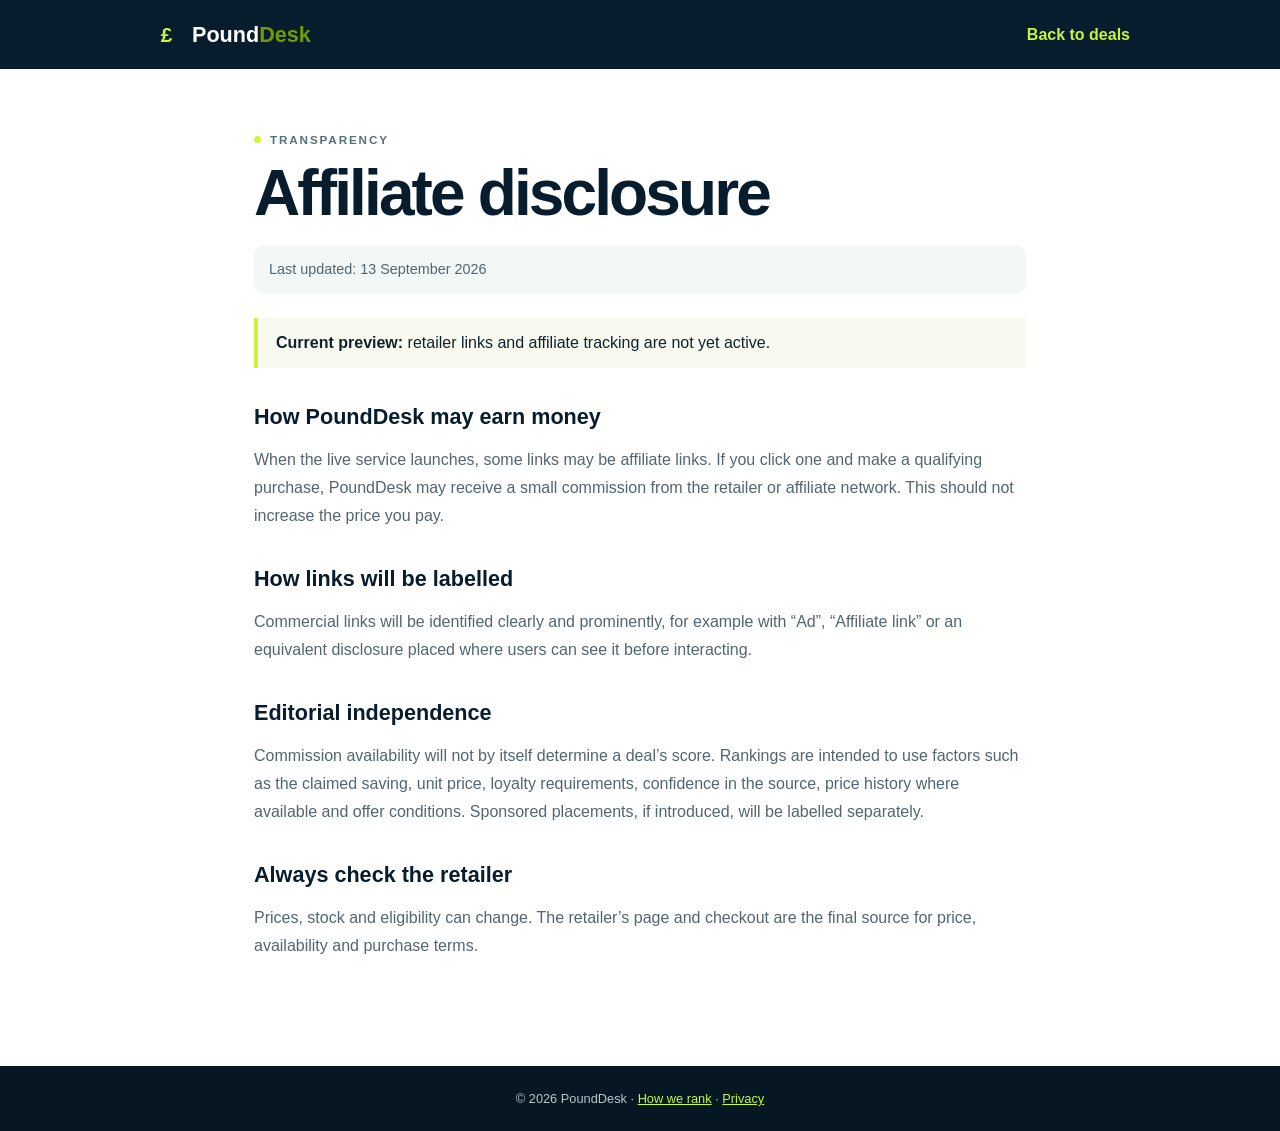
<file: affiliate-disclosure.html>
<!doctype html><html lang="en-GB"><head><meta charset="UTF-8"><meta name="viewport" content="width=device-width,initial-scale=1"><title>Affiliate disclosure — PoundDesk</title><link rel="stylesheet" href="styles.css"><link rel="stylesheet" href="legal.css"></head><body><header class="legal-header"><div class="legal-nav"><a class="brand" href="/"><span class="brand-mark">£</span><span>Pound<span>Desk</span></span></a><a class="back" href="/">Back to deals</a></div></header><main class="legal-main"><div class="eyebrow"><span></span>TRANSPARENCY</div><h1>Affiliate disclosure</h1><p class="updated">Last updated: 13 September 2026</p><div class="notice"><strong>Current preview:</strong> retailer links and affiliate tracking are not yet active.</div><h2>How PoundDesk may earn money</h2><p>When the live service launches, some links may be affiliate links. If you click one and make a qualifying purchase, PoundDesk may receive a small commission from the retailer or affiliate network. This should not increase the price you pay.</p><h2>How links will be labelled</h2><p>Commercial links will be identified clearly and prominently, for example with “Ad”, “Affiliate link” or an equivalent disclosure placed where users can see it before interacting.</p><h2>Editorial independence</h2><p>Commission availability will not by itself determine a deal’s score. Rankings are intended to use factors such as the claimed saving, unit price, loyalty requirements, confidence in the source, price history where available and offer conditions. Sponsored placements, if introduced, will be labelled separately.</p><h2>Always check the retailer</h2><p>Prices, stock and eligibility can change. The retailer’s page and checkout are the final source for price, availability and purchase terms.</p></main><footer class="legal-footer">© 2026 PoundDesk · <a href="how-we-rank.html">How we rank</a> · <a href="privacy.html">Privacy</a></footer></body></html>
</file>
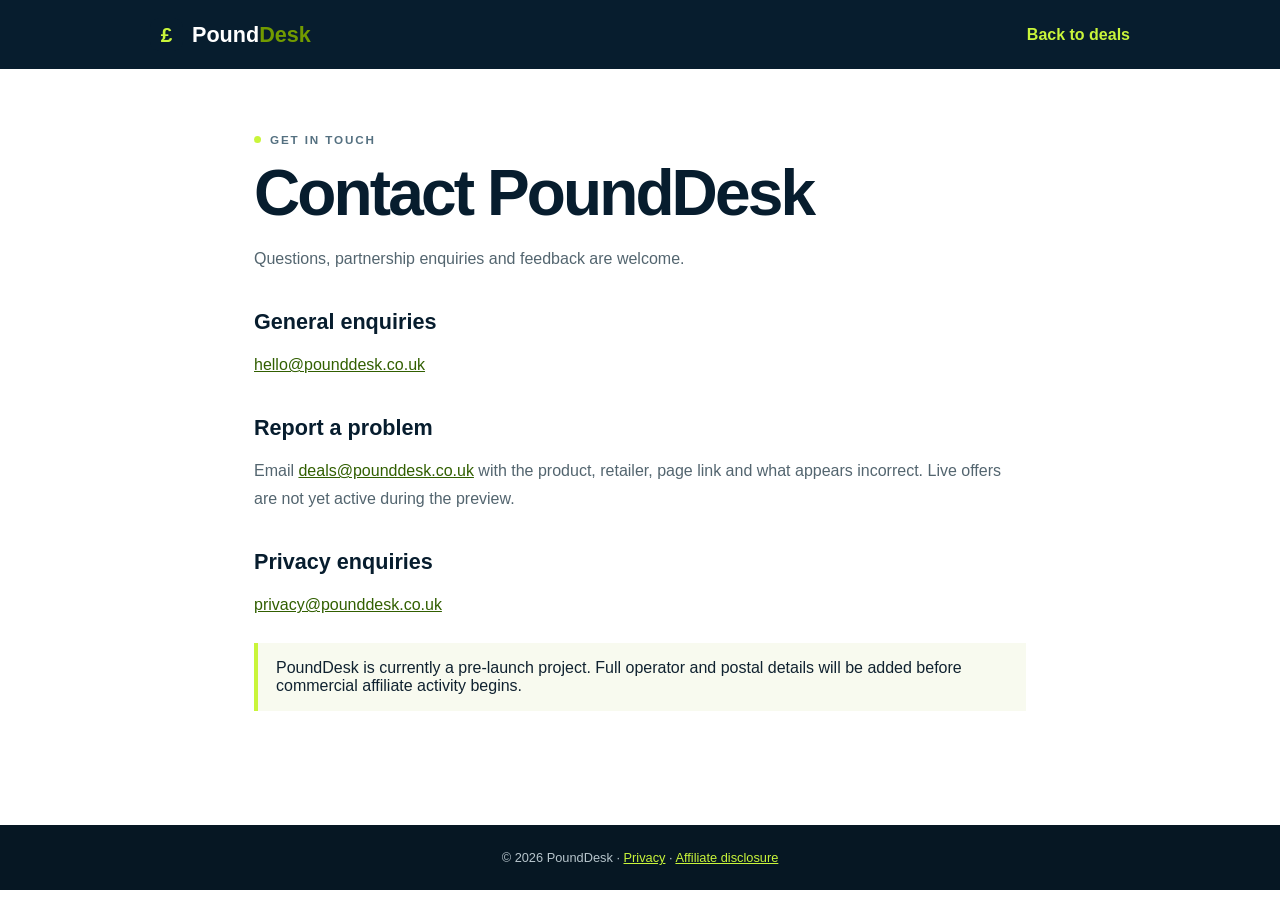
<file: contact.html>
<!doctype html><html lang="en-GB"><head><meta charset="UTF-8"><meta name="viewport" content="width=device-width,initial-scale=1"><title>Contact — PoundDesk</title><link rel="stylesheet" href="styles.css"><link rel="stylesheet" href="legal.css"></head><body><header class="legal-header"><div class="legal-nav"><a class="brand" href="/"><span class="brand-mark">£</span><span>Pound<span>Desk</span></span></a><a class="back" href="/">Back to deals</a></div></header><main class="legal-main"><div class="eyebrow"><span></span>GET IN TOUCH</div><h1>Contact PoundDesk</h1><p>Questions, partnership enquiries and feedback are welcome.</p><h2>General enquiries</h2><p><a href="mailto:hello@pounddesk.co.uk">hello@pounddesk.co.uk</a></p><h2>Report a problem</h2><p>Email <a href="mailto:deals@pounddesk.co.uk?subject=Deal%20problem">deals@pounddesk.co.uk</a> with the product, retailer, page link and what appears incorrect. Live offers are not yet active during the preview.</p><h2>Privacy enquiries</h2><p><a href="mailto:privacy@pounddesk.co.uk">privacy@pounddesk.co.uk</a></p><div class="notice">PoundDesk is currently a pre-launch project. Full operator and postal details will be added before commercial affiliate activity begins.</div></main><footer class="legal-footer">© 2026 PoundDesk · <a href="privacy.html">Privacy</a> · <a href="affiliate-disclosure.html">Affiliate disclosure</a></footer></body></html>
</file>
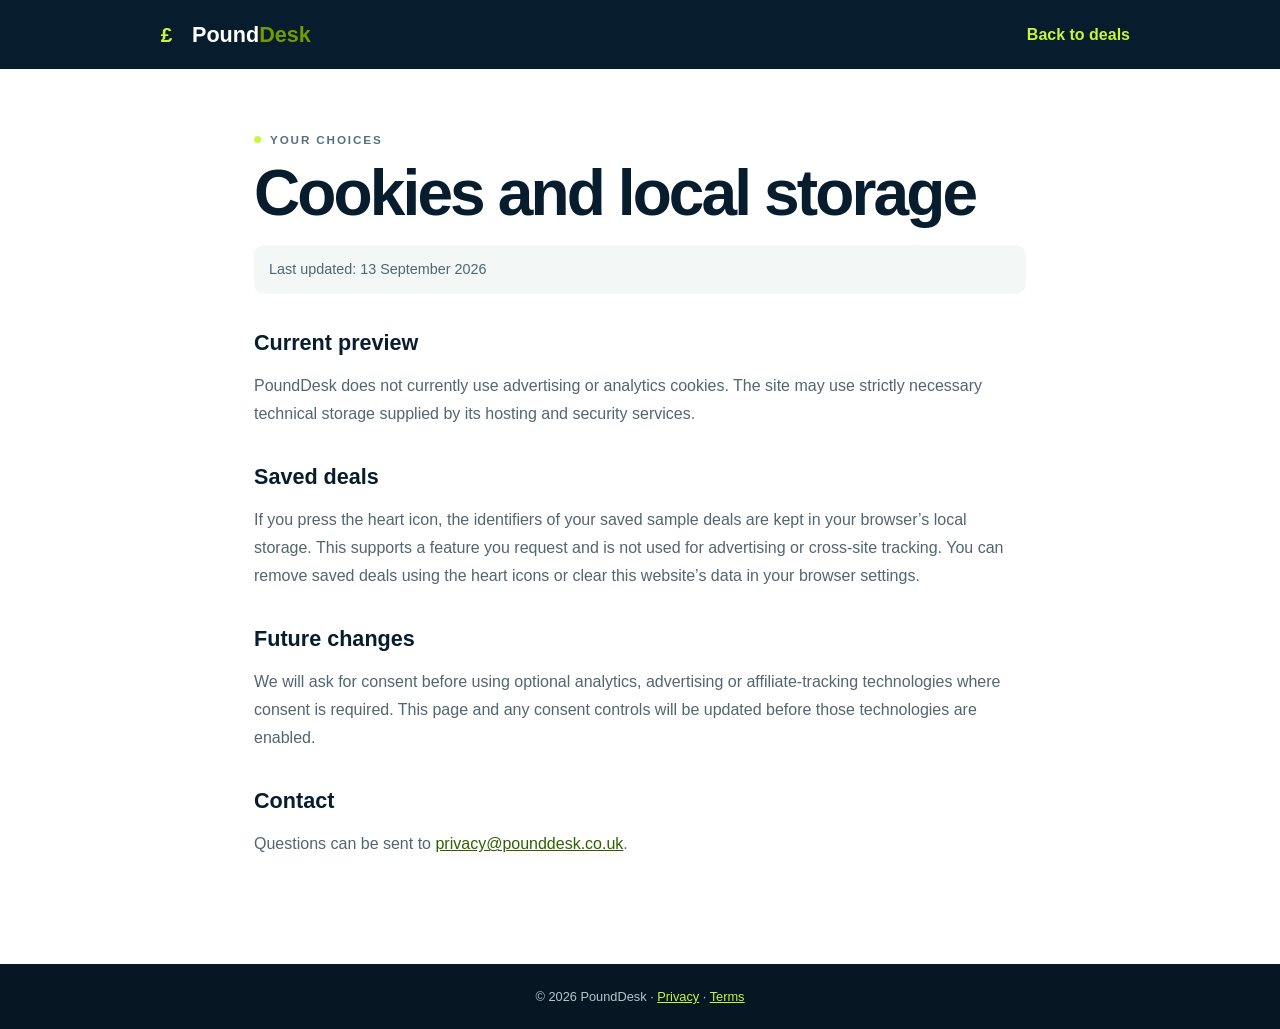
<file: cookies.html>
<!doctype html><html lang="en-GB"><head><meta charset="UTF-8"><meta name="viewport" content="width=device-width,initial-scale=1"><title>Cookies — PoundDesk</title><link rel="stylesheet" href="styles.css"><link rel="stylesheet" href="legal.css"></head><body><header class="legal-header"><div class="legal-nav"><a class="brand" href="/"><span class="brand-mark">£</span><span>Pound<span>Desk</span></span></a><a class="back" href="/">Back to deals</a></div></header><main class="legal-main"><div class="eyebrow"><span></span>YOUR CHOICES</div><h1>Cookies and local storage</h1><p class="updated">Last updated: 13 September 2026</p><h2>Current preview</h2><p>PoundDesk does not currently use advertising or analytics cookies. The site may use strictly necessary technical storage supplied by its hosting and security services.</p><h2>Saved deals</h2><p>If you press the heart icon, the identifiers of your saved sample deals are kept in your browser’s local storage. This supports a feature you request and is not used for advertising or cross-site tracking. You can remove saved deals using the heart icons or clear this website’s data in your browser settings.</p><h2>Future changes</h2><p>We will ask for consent before using optional analytics, advertising or affiliate-tracking technologies where consent is required. This page and any consent controls will be updated before those technologies are enabled.</p><h2>Contact</h2><p>Questions can be sent to <a href="mailto:privacy@pounddesk.co.uk">privacy@pounddesk.co.uk</a>.</p></main><footer class="legal-footer">© 2026 PoundDesk · <a href="privacy.html">Privacy</a> · <a href="terms.html">Terms</a></footer></body></html>
</file>
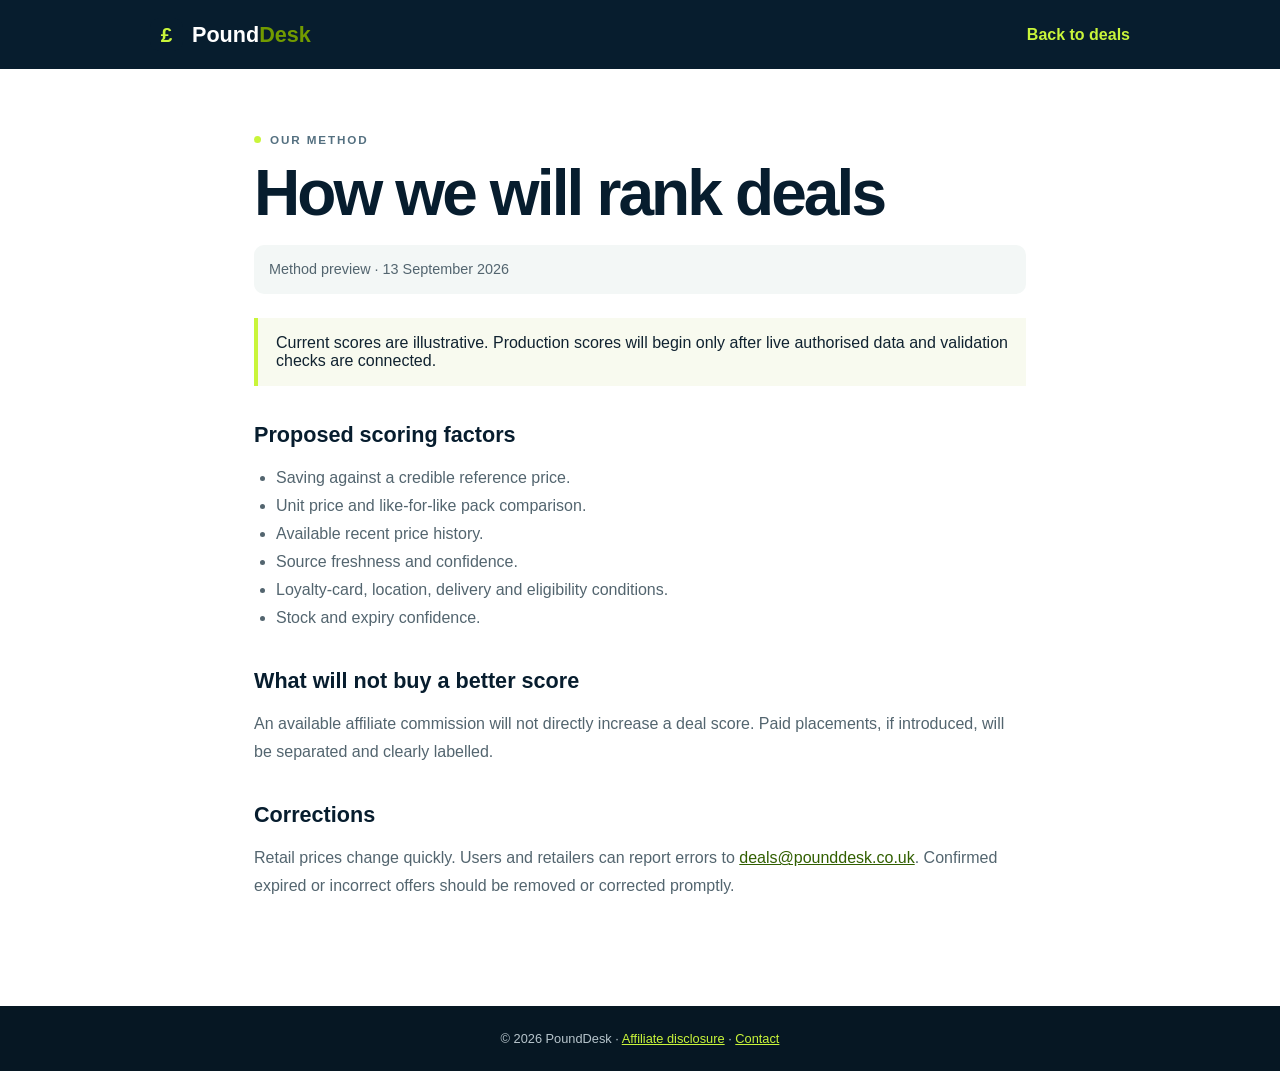
<file: how-we-rank.html>
<!doctype html><html lang="en-GB"><head><meta charset="UTF-8"><meta name="viewport" content="width=device-width,initial-scale=1"><title>How we rank deals — PoundDesk</title><link rel="stylesheet" href="styles.css"><link rel="stylesheet" href="legal.css"></head><body><header class="legal-header"><div class="legal-nav"><a class="brand" href="/"><span class="brand-mark">£</span><span>Pound<span>Desk</span></span></a><a class="back" href="/">Back to deals</a></div></header><main class="legal-main"><div class="eyebrow"><span></span>OUR METHOD</div><h1>How we will rank deals</h1><p class="updated">Method preview · 13 September 2026</p><div class="notice">Current scores are illustrative. Production scores will begin only after live authorised data and validation checks are connected.</div><h2>Proposed scoring factors</h2><ul><li>Saving against a credible reference price.</li><li>Unit price and like-for-like pack comparison.</li><li>Available recent price history.</li><li>Source freshness and confidence.</li><li>Loyalty-card, location, delivery and eligibility conditions.</li><li>Stock and expiry confidence.</li></ul><h2>What will not buy a better score</h2><p>An available affiliate commission will not directly increase a deal score. Paid placements, if introduced, will be separated and clearly labelled.</p><h2>Corrections</h2><p>Retail prices change quickly. Users and retailers can report errors to <a href="mailto:deals@pounddesk.co.uk">deals@pounddesk.co.uk</a>. Confirmed expired or incorrect offers should be removed or corrected promptly.</p></main><footer class="legal-footer">© 2026 PoundDesk · <a href="affiliate-disclosure.html">Affiliate disclosure</a> · <a href="contact.html">Contact</a></footer></body></html>
</file>
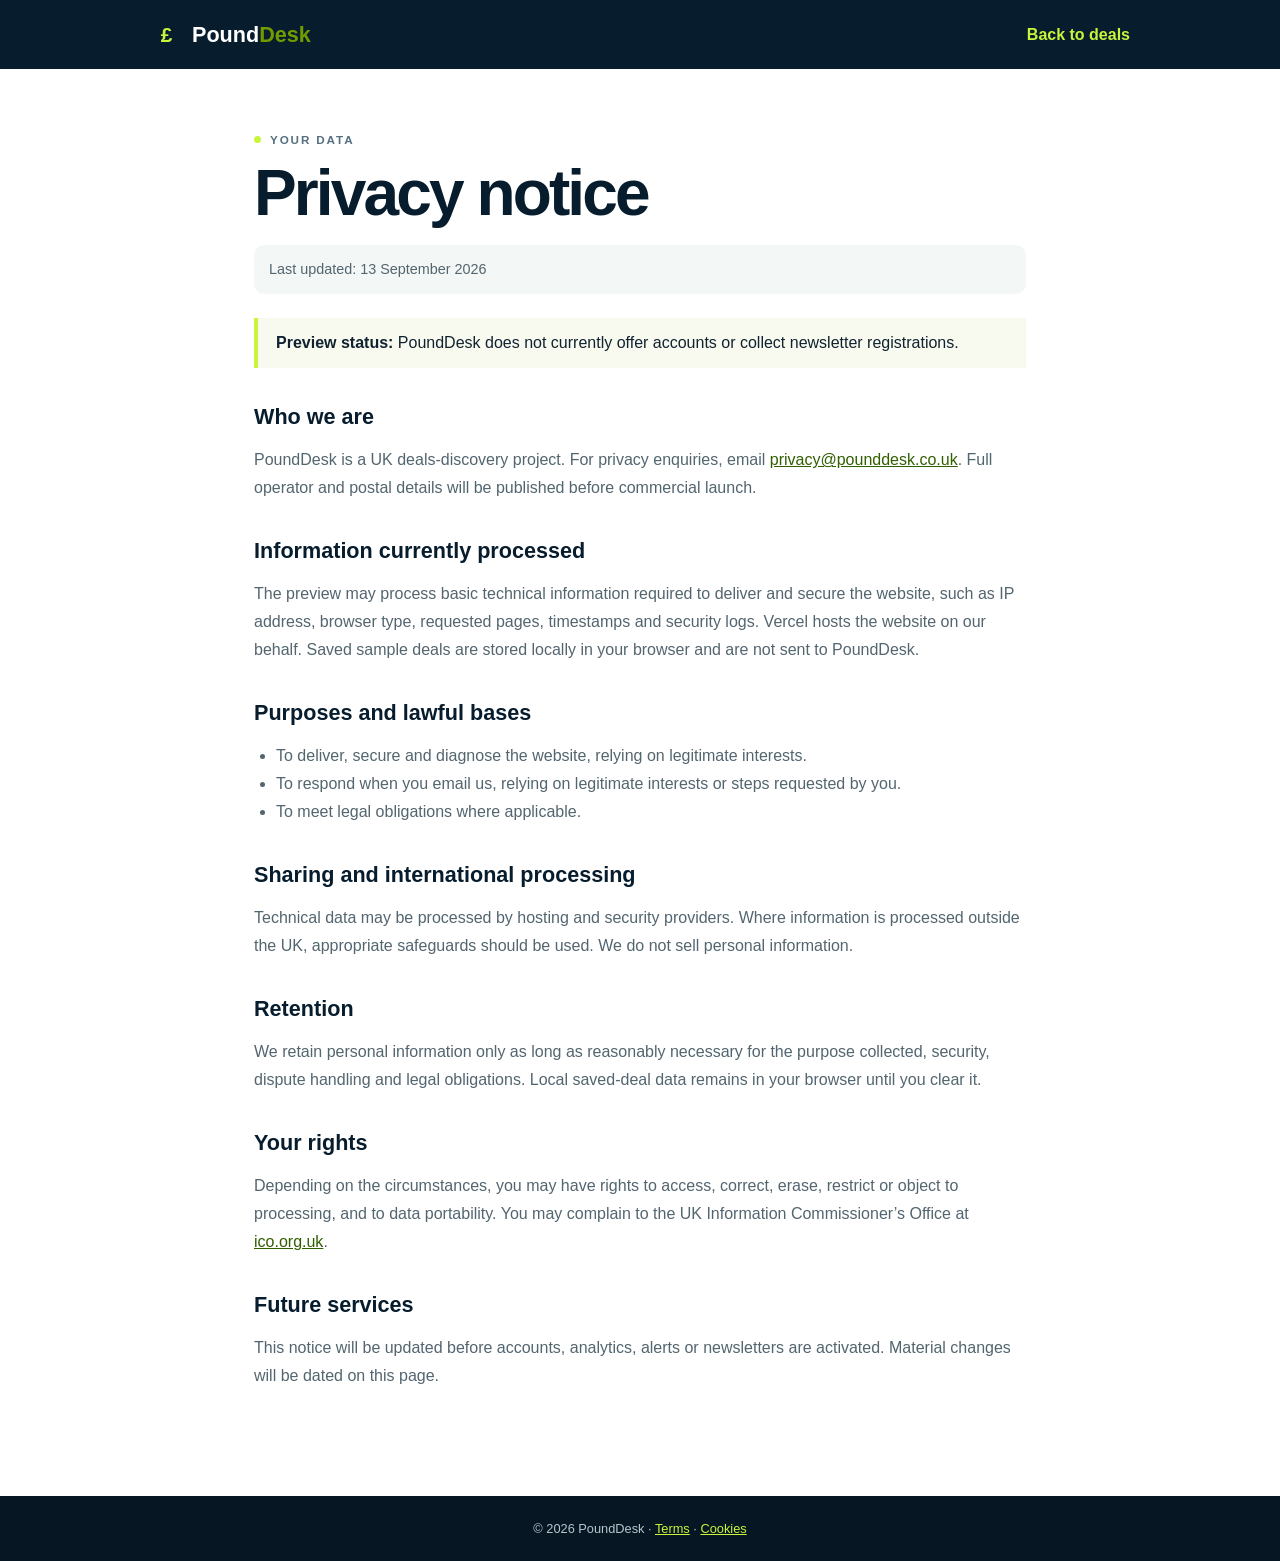
<file: privacy.html>
<!doctype html><html lang="en-GB"><head><meta charset="UTF-8"><meta name="viewport" content="width=device-width,initial-scale=1"><meta name="description" content="PoundDesk privacy notice"><title>Privacy — PoundDesk</title><link rel="stylesheet" href="styles.css"><link rel="stylesheet" href="legal.css"></head><body><header class="legal-header"><div class="legal-nav"><a class="brand" href="/"><span class="brand-mark">£</span><span>Pound<span>Desk</span></span></a><a class="back" href="/">Back to deals</a></div></header><main class="legal-main"><div class="eyebrow"><span></span>YOUR DATA</div><h1>Privacy notice</h1><p class="updated">Last updated: 13 September 2026</p><div class="notice"><strong>Preview status:</strong> PoundDesk does not currently offer accounts or collect newsletter registrations.</div><h2>Who we are</h2><p>PoundDesk is a UK deals-discovery project. For privacy enquiries, email <a href="mailto:privacy@pounddesk.co.uk">privacy@pounddesk.co.uk</a>. Full operator and postal details will be published before commercial launch.</p><h2>Information currently processed</h2><p>The preview may process basic technical information required to deliver and secure the website, such as IP address, browser type, requested pages, timestamps and security logs. Vercel hosts the website on our behalf. Saved sample deals are stored locally in your browser and are not sent to PoundDesk.</p><h2>Purposes and lawful bases</h2><ul><li>To deliver, secure and diagnose the website, relying on legitimate interests.</li><li>To respond when you email us, relying on legitimate interests or steps requested by you.</li><li>To meet legal obligations where applicable.</li></ul><h2>Sharing and international processing</h2><p>Technical data may be processed by hosting and security providers. Where information is processed outside the UK, appropriate safeguards should be used. We do not sell personal information.</p><h2>Retention</h2><p>We retain personal information only as long as reasonably necessary for the purpose collected, security, dispute handling and legal obligations. Local saved-deal data remains in your browser until you clear it.</p><h2>Your rights</h2><p>Depending on the circumstances, you may have rights to access, correct, erase, restrict or object to processing, and to data portability. You may complain to the UK Information Commissioner’s Office at <a href="https://ico.org.uk/">ico.org.uk</a>.</p><h2>Future services</h2><p>This notice will be updated before accounts, analytics, alerts or newsletters are activated. Material changes will be dated on this page.</p></main><footer class="legal-footer">© 2026 PoundDesk · <a href="terms.html">Terms</a> · <a href="cookies.html">Cookies</a></footer></body></html>
</file>
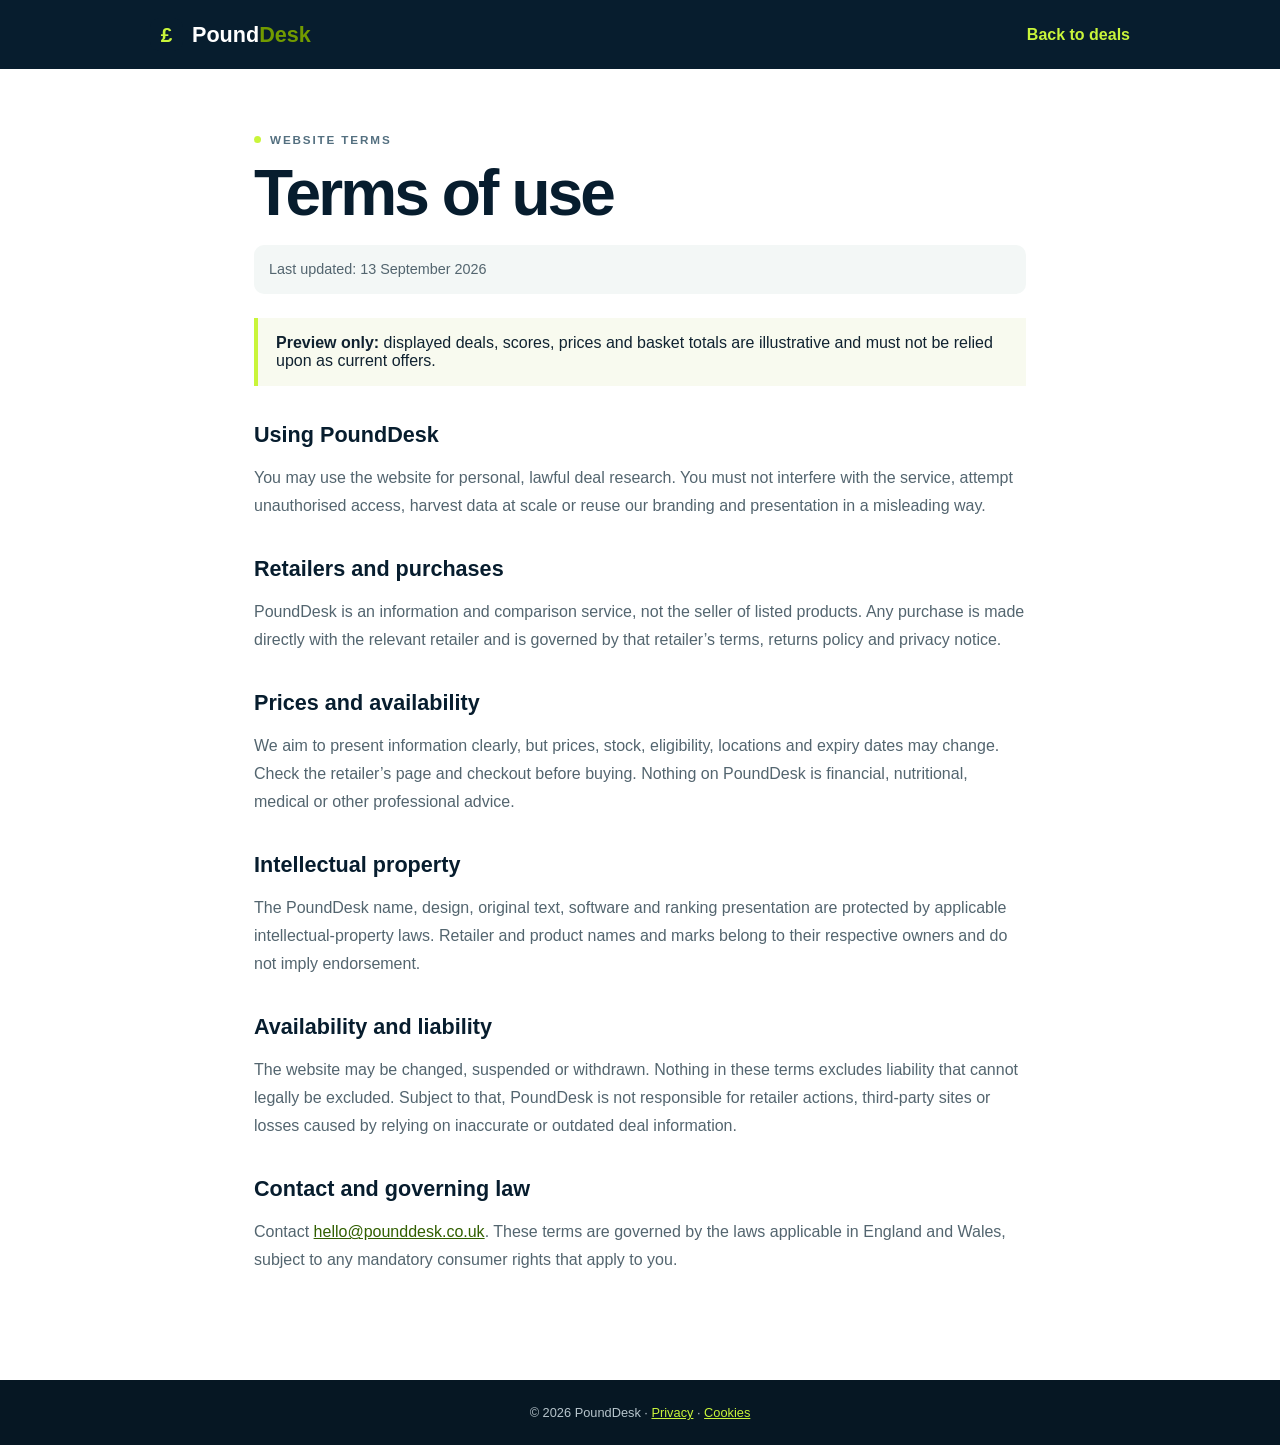
<file: terms.html>
<!doctype html><html lang="en-GB"><head><meta charset="UTF-8"><meta name="viewport" content="width=device-width,initial-scale=1"><title>Terms — PoundDesk</title><link rel="stylesheet" href="styles.css"><link rel="stylesheet" href="legal.css"></head><body><header class="legal-header"><div class="legal-nav"><a class="brand" href="/"><span class="brand-mark">£</span><span>Pound<span>Desk</span></span></a><a class="back" href="/">Back to deals</a></div></header><main class="legal-main"><div class="eyebrow"><span></span>WEBSITE TERMS</div><h1>Terms of use</h1><p class="updated">Last updated: 13 September 2026</p><div class="notice"><strong>Preview only:</strong> displayed deals, scores, prices and basket totals are illustrative and must not be relied upon as current offers.</div><h2>Using PoundDesk</h2><p>You may use the website for personal, lawful deal research. You must not interfere with the service, attempt unauthorised access, harvest data at scale or reuse our branding and presentation in a misleading way.</p><h2>Retailers and purchases</h2><p>PoundDesk is an information and comparison service, not the seller of listed products. Any purchase is made directly with the relevant retailer and is governed by that retailer’s terms, returns policy and privacy notice.</p><h2>Prices and availability</h2><p>We aim to present information clearly, but prices, stock, eligibility, locations and expiry dates may change. Check the retailer’s page and checkout before buying. Nothing on PoundDesk is financial, nutritional, medical or other professional advice.</p><h2>Intellectual property</h2><p>The PoundDesk name, design, original text, software and ranking presentation are protected by applicable intellectual-property laws. Retailer and product names and marks belong to their respective owners and do not imply endorsement.</p><h2>Availability and liability</h2><p>The website may be changed, suspended or withdrawn. Nothing in these terms excludes liability that cannot legally be excluded. Subject to that, PoundDesk is not responsible for retailer actions, third-party sites or losses caused by relying on inaccurate or outdated deal information.</p><h2>Contact and governing law</h2><p>Contact <a href="mailto:hello@pounddesk.co.uk">hello@pounddesk.co.uk</a>. These terms are governed by the laws applicable in England and Wales, subject to any mandatory consumer rights that apply to you.</p></main><footer class="legal-footer">© 2026 PoundDesk · <a href="privacy.html">Privacy</a> · <a href="cookies.html">Cookies</a></footer></body></html>
</file>
<file: styles.css>
:root{--navy:#071d2e;--navy2:#0d2c42;--lime:#c9f53a;--ink:#102230;--muted:#63727d;--line:#dfe7e9;--soft:#f3f7f6;--white:#fff;--orange:#ff7043;--shadow:0 18px 45px rgba(7,29,46,.12)}*{box-sizing:border-box}html{scroll-behavior:smooth}body{margin:0;color:var(--ink);font-family:Inter,ui-sans-serif,-apple-system,BlinkMacSystemFont,"Segoe UI",sans-serif;background:#fff;font-size:16px}button,input,select{font:inherit}button,a{transition:.2s ease}button{cursor:pointer}.announcement{height:34px;background:var(--lime);display:flex;align-items:center;justify-content:center;font-weight:700;font-size:.78rem;letter-spacing:.02em;color:var(--navy)}.announcement span{margin:0 9px}.site-header{height:78px;max-width:1240px;margin:auto;padding:0 24px;display:flex;align-items:center;justify-content:space-between}.brand{display:flex;align-items:center;gap:9px;text-decoration:none;color:var(--navy);font:800 1.35rem Inter,ui-sans-serif,-apple-system,BlinkMacSystemFont,"Segoe UI",sans-serif}.brand>span:last-child>span{color:#729b00}.brand-mark{width:33px;height:33px;border-radius:9px;background:var(--navy);color:var(--lime);display:grid;place-items:center;font-size:1.3rem}.site-header nav{display:flex;gap:34px}.site-header nav a{color:#54636c;text-decoration:none;font-weight:600;font-size:.92rem;padding:28px 0;position:relative}.site-header nav a:hover,.site-header nav a.active{color:var(--navy)}.site-header nav a.active:after{content:"";height:3px;background:var(--lime);border-radius:3px;position:absolute;bottom:18px;left:0;right:0}.header-actions{display:flex;align-items:center;gap:10px}.icon-btn,.account-btn{border:1px solid var(--line);background:#fff;border-radius:10px;height:40px;padding:0 14px;font-weight:700;color:var(--navy)}.icon-btn span{background:var(--navy);color:#fff;border-radius:20px;padding:1px 6px;margin-left:3px;font-size:.72rem}.account-btn{background:var(--navy);color:#fff;border-color:var(--navy)}.hero{min-height:550px;background:var(--navy);display:grid;grid-template-columns:1.05fr .95fr;overflow:hidden}.hero-copy{max-width:670px;padding:82px 50px 70px max(50px,calc((100vw - 1240px)/2 + 24px));color:#fff;position:relative;z-index:2}.eyebrow{font-weight:800;font-size:.73rem;letter-spacing:.16em;color:#547080;display:flex;align-items:center;gap:9px;margin-bottom:18px}.eyebrow span{height:7px;width:7px;background:var(--lime);border-radius:50%}.hero .eyebrow{color:#a7c0cd}.hero h1{font:800 clamp(3.1rem,5.2vw,5.35rem)/.98 Inter,ui-sans-serif,-apple-system,BlinkMacSystemFont,"Segoe UI",sans-serif;letter-spacing:-.055em;margin:0 0 22px}.hero h1 em{font-style:normal;color:var(--lime)}.hero-copy>p{font-size:1.12rem;line-height:1.65;color:#c4d2d9;max-width:580px;margin-bottom:28px}.search-box{height:64px;background:#fff;border-radius:13px;display:flex;align-items:center;padding:7px 7px 7px 18px;max-width:620px;box-shadow:0 10px 30px rgba(0,0,0,.22)}.search-box svg{width:21px;fill:none;stroke:#61717a;stroke-width:2}.search-box input{border:0;outline:0;flex:1;min-width:0;padding:0 13px;color:var(--navy);font-size:1rem}.search-box button{border:0;background:var(--lime);color:var(--navy);height:50px;border-radius:9px;padding:0 24px;font-weight:800}.search-box button:hover{background:#dcff67}.hero-trust{display:flex;gap:22px;flex-wrap:wrap;margin-top:23px;color:#9eb4bf;font-size:.77rem;font-weight:600}.hero-trust span::first-letter{color:var(--lime)}.hero-visual{position:relative;min-width:0}.hero-visual:after{content:"";position:absolute;inset:0;background:linear-gradient(90deg,var(--navy) 0%,rgba(7,29,46,.2) 38%,rgba(7,29,46,.03))}.hero-visual img{width:100%;height:100%;object-fit:cover}.floating-card{position:absolute;z-index:2;left:11%;bottom:64px;background:rgba(255,255,255,.95);border-radius:13px;padding:16px 19px;display:flex;gap:12px;align-items:center;box-shadow:var(--shadow)}.floating-card .pulse{width:10px;height:10px;background:#29bb78;border-radius:50%;box-shadow:0 0 0 6px rgba(41,187,120,.14)}.floating-card strong,.floating-card small{display:block}.floating-card strong{font:800 .98rem Inter,ui-sans-serif,-apple-system,BlinkMacSystemFont,"Segoe UI",sans-serif}.floating-card small{color:var(--muted);margin-top:2px}.saving-stamp{position:absolute;z-index:2;right:11%;top:50px;width:116px;height:116px;border-radius:50%;background:var(--lime);color:var(--navy);display:flex;flex-direction:column;align-items:center;justify-content:center;transform:rotate(6deg);box-shadow:var(--shadow)}.saving-stamp strong{font:800 2.2rem Inter,ui-sans-serif,-apple-system,BlinkMacSystemFont,"Segoe UI",sans-serif;line-height:1}.saving-stamp small,.saving-stamp span{font-size:.7rem;font-weight:800;text-transform:uppercase;letter-spacing:.09em}.retailer-strip,.deals-section,.how-section{max-width:1240px;margin:auto;padding-left:24px;padding-right:24px}.retailer-strip{padding-top:34px;padding-bottom:38px;border-bottom:1px solid var(--line)}.section-intro{display:flex;align-items:center;justify-content:space-between;font-weight:800;margin-bottom:20px}.section-intro button{border:0;background:none;color:#64747e;font-size:.84rem}.retailer-list{display:grid;grid-template-columns:repeat(6,1fr);gap:11px}.retailer{height:76px;border:1px solid var(--line);background:#fff;border-radius:12px;display:flex;flex-direction:column;align-items:center;justify-content:center;gap:5px;color:#7a8991}.retailer b{font-family:Inter,ui-sans-serif,-apple-system,BlinkMacSystemFont,"Segoe UI",sans-serif;font-size:.83rem}.retailer span{font-size:.72rem}.retailer:hover,.retailer.active{border-color:var(--navy);box-shadow:0 4px 14px rgba(7,29,46,.08)}.retailer.active{background:var(--navy);color:#fff}.r-tesco{color:#e41f2b}.r-sains{color:#ef7600}.r-asda{color:#65a810}.r-aldi{color:#00a5df}.r-ms{color:#111}.active .r-tesco,.active .r-sains,.active .r-asda,.active .r-aldi,.active .r-ms{color:var(--lime)}.deals-section{padding-top:76px;padding-bottom:80px}.section-heading{display:flex;align-items:flex-end;justify-content:space-between;gap:30px;margin-bottom:28px}.section-heading h2{font:800 clamp(2rem,3vw,3rem)/1.1 Inter,ui-sans-serif,-apple-system,BlinkMacSystemFont,"Segoe UI",sans-serif;letter-spacing:-.04em;margin:0 0 8px;color:var(--navy)}.section-heading p{color:var(--muted);margin:0}.deal-controls label{font-size:.8rem;color:var(--muted);font-weight:600}.deal-controls select{margin-left:8px;padding:11px 34px 11px 12px;border:1px solid var(--line);border-radius:9px;background:#fff;color:var(--navy);font-weight:700}.filter-row{display:flex;gap:8px;overflow:auto;padding-bottom:18px}.category{white-space:nowrap;border:1px solid var(--line);border-radius:100px;background:#fff;padding:10px 16px;font-size:.83rem;font-weight:700;color:#66757d}.category:hover,.category.active{background:var(--navy);border-color:var(--navy);color:#fff}.deal-grid{display:grid;grid-template-columns:repeat(4,1fr);gap:18px}.deal-card{border:1px solid var(--line);border-radius:16px;overflow:hidden;background:#fff;position:relative;transition:.25s ease}.deal-card:hover{transform:translateY(-4px);box-shadow:var(--shadow)}.deal-img{height:184px;background:linear-gradient(145deg,#f6f8f4,#e7eeeb);display:grid;place-items:center;font-size:5.2rem;position:relative}.retailer-pill{position:absolute;left:12px;top:12px;background:#fff;padding:6px 9px;border-radius:7px;font-size:.68rem;font-weight:800;box-shadow:0 3px 12px rgba(7,29,46,.1)}.save-btn{position:absolute;right:12px;top:12px;width:34px;height:34px;border:0;border-radius:50%;background:#fff;color:var(--navy);font-size:1.2rem;box-shadow:0 3px 12px rgba(7,29,46,.1)}.save-btn.saved{background:var(--lime)}.score{position:absolute;bottom:10px;right:10px;background:var(--navy);color:#fff;padding:7px 9px;border-radius:8px;font-weight:800;font-size:.76rem}.score i{font-style:normal;color:var(--lime)}.deal-body{padding:16px}.deal-meta{display:flex;justify-content:space-between;color:#72818a;font-size:.7rem;font-weight:700;text-transform:uppercase;letter-spacing:.04em}.deal-body h3{font:700 1rem/1.35 Inter,ui-sans-serif,-apple-system,BlinkMacSystemFont,"Segoe UI",sans-serif;min-height:43px;margin:10px 0;color:var(--navy)}.price-row{display:flex;align-items:end;gap:8px}.price{font:800 1.65rem Inter,ui-sans-serif,-apple-system,BlinkMacSystemFont,"Segoe UI",sans-serif;color:var(--navy)}.was{text-decoration:line-through;color:#849198;font-size:.83rem}.discount{margin-left:auto;background:#eaf8c6;color:#365200;font-size:.72rem;font-weight:800;padding:5px 7px;border-radius:6px}.unit{display:block;color:#74828a;font-size:.74rem;margin-top:3px}.loyalty{color:#7a5200;background:#fff4c8;padding:8px 9px;border-radius:7px;font-size:.72rem;font-weight:700;margin-top:12px}.card-footer{border-top:1px solid var(--line);padding-top:13px;margin-top:13px;display:flex;align-items:center;justify-content:space-between;color:#697981;font-size:.72rem}.view-deal{border:0;background:none;color:var(--navy);font-weight:800}.view-deal:hover{color:#729b00}.load-more{display:block;margin:34px auto 0;border:1px solid var(--navy);background:#fff;border-radius:10px;color:var(--navy);padding:13px 20px;font-weight:800}.load-more:hover{background:var(--navy);color:#fff}.empty-state{text-align:center;padding:60px;background:var(--soft);border-radius:14px}.empty-state strong{font:800 1.3rem Inter,ui-sans-serif,-apple-system,BlinkMacSystemFont,"Segoe UI",sans-serif}.empty-state p{color:var(--muted)}.empty-state button{border:0;background:var(--navy);color:#fff;padding:10px 15px;border-radius:8px}.compare-panel{background:var(--navy);color:#fff;display:grid;grid-template-columns:1fr 1fr;gap:80px;padding:75px max(40px,calc((100vw - 1180px)/2));align-items:center}.eyebrow.light{color:#9ab0bc}.compare-copy h2{font:800 clamp(2.2rem,4vw,3.7rem)/1.05 Inter,ui-sans-serif,-apple-system,BlinkMacSystemFont,"Segoe UI",sans-serif;letter-spacing:-.045em;margin:0 0 20px;max-width:590px}.compare-copy p{color:#b5c6cf;line-height:1.7;max-width:530px}.compare-copy button{margin-top:15px;border:0;background:var(--lime);color:var(--navy);padding:15px 19px;border-radius:9px;font-weight:800}.compare-copy button span{margin-left:18px}.basket-card{background:#fff;color:var(--navy);padding:23px;border-radius:17px;box-shadow:0 24px 50px rgba(0,0,0,.3)}.basket-top{display:flex;justify-content:space-between;align-items:center;border-bottom:1px solid var(--line);padding-bottom:16px;margin-bottom:8px}.basket-top small,.basket-top strong{display:block}.basket-top small{font-size:.65rem;letter-spacing:.1em;color:#75848b;font-weight:800}.basket-top strong{font:800 1.2rem Inter,ui-sans-serif,-apple-system,BlinkMacSystemFont,"Segoe UI",sans-serif;margin-top:3px}.basket-top>span{font-size:.7rem;background:var(--soft);padding:6px 8px;border-radius:20px;color:#607078}.shop-result{display:flex;align-items:center;justify-content:space-between;padding:13px;border-radius:10px;margin:7px 0}.shop-result>div{display:flex;align-items:center;gap:12px}.shop-result b{width:26px;height:26px;border-radius:50%;display:grid;place-items:center;background:#edf1f2;font-size:.72rem}.shop-result span strong,.shop-result span small{display:block}.shop-result span small{color:#77858c;font-size:.7rem;margin-top:2px}.shop-result>strong{font:800 1rem Inter,ui-sans-serif,-apple-system,BlinkMacSystemFont,"Segoe UI",sans-serif}.shop-result.winner{background:#eff9d5;border:1px solid #d4ed96}.shop-result.winner b{background:var(--lime)}.basket-save{margin-top:12px;background:var(--navy);color:#fff;border-radius:10px;padding:13px 15px;display:flex;justify-content:space-between}.basket-save strong{color:var(--lime)}.how-section{padding-top:76px;padding-bottom:80px}.principles{display:grid;grid-template-columns:repeat(3,1fr);gap:20px}.principles article{background:var(--soft);border-radius:14px;padding:28px}.principles article>span{color:#83aa13;font:800 .78rem Inter,ui-sans-serif,-apple-system,BlinkMacSystemFont,"Segoe UI",sans-serif;letter-spacing:.1em}.principles h3{font:800 1.25rem Inter,ui-sans-serif,-apple-system,BlinkMacSystemFont,"Segoe UI",sans-serif;margin:24px 0 8px}.principles p{color:var(--muted);line-height:1.6;margin:0}.newsletter{max-width:1192px;margin:0 auto 80px;background:var(--lime);border-radius:19px;padding:44px 50px;display:flex;align-items:center;justify-content:space-between;gap:50px;position:relative;overflow:hidden}.newsletter:after{content:"£";position:absolute;right:40%;font:800 12rem Inter,ui-sans-serif,-apple-system,BlinkMacSystemFont,"Segoe UI",sans-serif;color:rgba(7,29,46,.05);transform:rotate(10deg)}.newsletter>div,.newsletter form{position:relative;z-index:1}.mail-icon{font-size:1.4rem}.newsletter h2{font:800 2rem/1.1 Inter,ui-sans-serif,-apple-system,BlinkMacSystemFont,"Segoe UI",sans-serif;letter-spacing:-.04em;margin:7px 0}.newsletter p{margin:0;color:#40520c}.newsletter form{min-width:410px;display:grid;grid-template-columns:1fr auto;background:#fff;padding:6px;border-radius:11px}.newsletter input{border:0;outline:0;padding:0 12px;min-width:0}.newsletter button{border:0;background:var(--navy);color:#fff;border-radius:8px;padding:13px 15px;font-weight:800}.newsletter form small{grid-column:1/-1;padding:8px 8px 3px;color:#718087}.newsletter-success{background:#fff!important;padding:18px;border-radius:10px;font-weight:800;min-width:400px}footer{background:#061723;color:#b7c5cc;padding:60px max(24px,calc((100vw - 1192px)/2)) 25px}.footer-main{display:grid;grid-template-columns:2fr repeat(3,1fr);gap:55px}.footer-brand{color:#fff}.footer-brand .brand-mark{background:var(--lime);color:var(--navy)}.footer-main p{max-width:260px;line-height:1.6}.footer-main>div:not(:first-child){display:flex;flex-direction:column;gap:11px}.footer-main strong{color:#fff;margin-bottom:6px}.footer-main a{color:#9cb0ba;text-decoration:none;font-size:.88rem}.footer-main a:hover{color:var(--lime)}.footer-bottom{display:flex;justify-content:space-between;gap:30px;border-top:1px solid #1d3543;margin-top:50px;padding-top:22px;font-size:.72rem}.toast{position:fixed;left:50%;bottom:25px;transform:translate(-50%,100px);background:var(--navy);color:#fff;padding:12px 18px;border-radius:9px;box-shadow:var(--shadow);z-index:20;opacity:0}.toast.show{transform:translate(-50%,0);opacity:1}.modal[hidden]{display:none}.modal{position:fixed;inset:0;z-index:30;display:grid;place-items:center;padding:20px}.modal-backdrop{position:absolute;inset:0;background:rgba(2,14,23,.72);backdrop-filter:blur(5px)}.modal-card{position:relative;background:#fff;width:min(520px,100%);border-radius:17px;padding:32px;box-shadow:var(--shadow)}.modal-close{position:absolute;right:14px;top:12px;border:0;background:var(--soft);width:34px;height:34px;border-radius:50%;font-size:1.4rem}.modal-product{font-size:4rem;background:var(--soft);height:150px;border-radius:12px;display:grid;place-items:center}.modal-card h2{font:800 1.6rem Inter,ui-sans-serif,-apple-system,BlinkMacSystemFont,"Segoe UI",sans-serif;color:var(--navy);margin-bottom:6px}.modal-detail{display:grid;grid-template-columns:1fr 1fr;gap:10px;margin:18px 0}.modal-detail div{background:var(--soft);padding:12px;border-radius:9px}.modal-detail small,.modal-detail strong{display:block}.modal-detail small{color:var(--muted);margin-bottom:3px}.affiliate-note{font-size:.73rem;color:var(--muted);line-height:1.5}.retailer-cta{width:100%;border:0;background:var(--lime);color:var(--navy);padding:14px;border-radius:9px;font-weight:800;margin-top:10px}@media(max-width:980px){.site-header nav{display:none}.hero{grid-template-columns:1fr}.hero-copy{padding:70px 28px}.hero-visual{height:340px}.deal-grid{grid-template-columns:repeat(2,1fr)}.retailer-list{grid-template-columns:repeat(3,1fr)}.compare-panel{grid-template-columns:1fr;gap:40px}.newsletter{margin-left:24px;margin-right:24px}.footer-main{grid-template-columns:2fr 1fr 1fr}.footer-main>div:last-child{display:none}}@media(max-width:640px){.announcement{font-size:.68rem;padding:0 12px;text-align:center}.site-header{height:67px;padding:0 16px}.account-btn{display:none}.hero{min-height:0}.hero-copy{padding:54px 18px 38px}.hero h1{font-size:3.15rem}.hero-copy>p{font-size:1rem}.search-box{height:auto;padding:7px 7px 7px 14px}.search-box button{padding:0 13px}.hero-trust{gap:10px 14px}.hero-visual{height:260px}.saving-stamp{width:90px;height:90px}.saving-stamp strong{font-size:1.7rem}.floating-card{bottom:18px;left:18px}.retailer-strip,.deals-section,.how-section{padding-left:16px;padding-right:16px}.retailer-list{display:flex;overflow-x:auto}.retailer{min-width:112px}.deals-section{padding-top:55px}.section-heading{align-items:flex-start;flex-direction:column}.deal-controls{width:100%}.deal-controls label{display:flex;align-items:center;justify-content:space-between}.deal-grid{grid-template-columns:1fr}.deal-img{height:205px}.compare-panel{padding:60px 18px}.basket-card{padding:15px}.principles{grid-template-columns:1fr}.newsletter{margin:0 16px 60px;padding:34px 22px;display:block}.newsletter form{min-width:0;margin-top:25px;grid-template-columns:1fr}.newsletter input{height:48px}.newsletter form small{grid-column:auto}.newsletter-success{min-width:0;margin-top:20px}.footer-main{grid-template-columns:1fr 1fr;gap:38px}.footer-main>div:first-child{grid-column:1/-1}.footer-bottom{flex-direction:column}.modal-card{padding:24px 18px}.modal-detail{grid-template-columns:1fr 1fr}}
</file>
<file: legal.css>
.legal-header{background:#071d2e;color:#fff;padding:18px 24px}.legal-header .legal-nav{max-width:980px;margin:auto;display:flex;align-items:center;justify-content:space-between;gap:20px}.legal-header .brand{color:#fff}.legal-header a.back{color:#c9f53a;text-decoration:none;font-weight:700}.legal-main{max-width:820px;margin:0 auto;padding:64px 24px 90px}.legal-main .eyebrow{margin-bottom:14px}.legal-main h1{font-size:clamp(2.4rem,6vw,4rem);line-height:1.05;letter-spacing:-.045em;color:#071d2e;margin:0 0 18px}.legal-main h2{font-size:1.35rem;color:#071d2e;margin:36px 0 10px}.legal-main p,.legal-main li{color:#53656f;line-height:1.75}.legal-main ul{padding-left:22px}.legal-main .updated{background:#f3f7f6;border-radius:10px;padding:12px 15px;font-size:.9rem}.legal-main .notice{border-left:4px solid #c9f53a;background:#f8faef;padding:16px 18px;margin:24px 0}.legal-main a{color:#315f00}.legal-footer{background:#061723;color:#b7c5cc;text-align:center;padding:25px;font-size:.8rem}.legal-footer a{color:#c9f53a}
</file>
